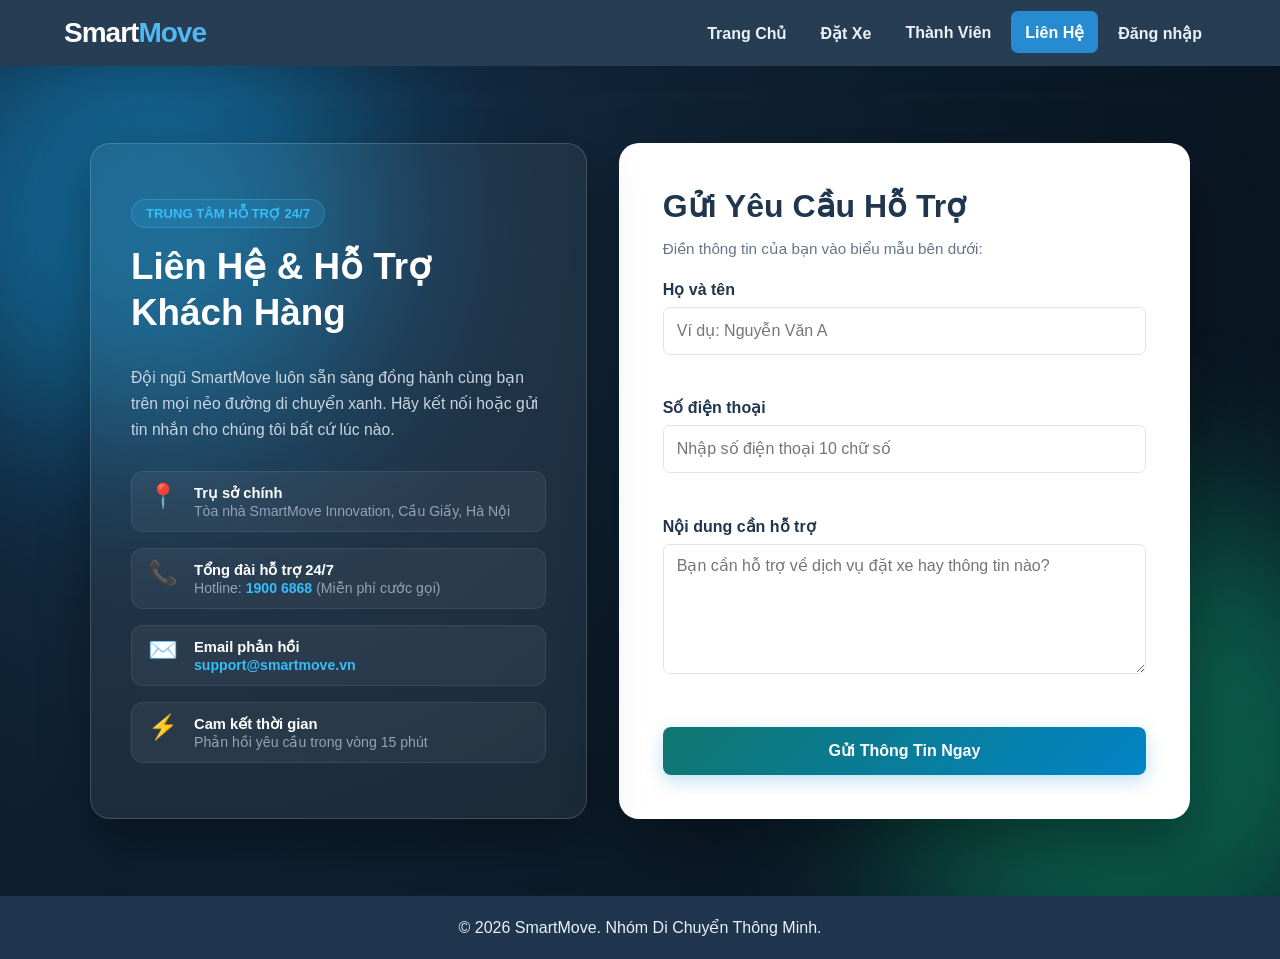
<file: cuoiky2.html>
<!DOCTYPE html>
<html lang="vi">
<head>
    <meta charset="UTF-8">
    <meta name="viewport" content="width=device-width, initial-scale=1">
    <meta name="description" content="Liên hệ SmartMove để được hỗ trợ về dịch vụ di chuyển.">
    <title>Liên Hệ - SmartMove</title>
    <link rel="stylesheet" href="cuoiky.css">
    <script src="cuoiky.js" defer></script>
</head>
<body>
    <header class="site-header">
        <a class="logo" href="index.html">Smart<span>Move</span></a>
        <nav aria-label="Điều hướng chính">
            <ul class="menu">
                <li><a href="index.html">Trang Chủ</a></li>
                <li><a href="cuoiky3.html">Đặt Xe</a></li>
                <li><a href="cuoiky1.html">Thành Viên</a></li>
                <li><a href="cuoiky2.html" class="active" aria-current="page">Liên Hệ</a></li>
                <li><button id="openLoginModal" class="login-nav-button" type="button">Đăng nhập</button></li>
            </ul>
        </nav>
    </header>

    <main class="contact-page-wrap">
        <div class="contact-ambient-glow glow-1" aria-hidden="true"></div>
        <div class="contact-ambient-glow glow-2" aria-hidden="true"></div>

        <section class="contact-wrapper" aria-labelledby="contactHeading">
            <div class="contact-layout">
                <!-- Cột thông tin hỗ trợ khách hàng -->
                <div class="contact-info-card">
                    <span class="contact-badge">Trung Tâm Hỗ Trợ 24/7</span>
                    <h1 id="contactHeading" class="contact-title">Liên Hệ &amp; Hỗ Trợ Khách Hàng</h1>
                    <p class="contact-desc">
                        Đội ngũ SmartMove luôn sẵn sàng đồng hành cùng bạn trên mọi nẻo đường di chuyển xanh. Hãy kết nối hoặc gửi tin nhắn cho chúng tôi bất cứ lúc nào.
                    </p>

                    <div class="contact-methods">
                        <div class="method-item">
                            <div class="method-icon" aria-hidden="true">📍</div>
                            <div class="method-text">
                                <strong>Trụ sở chính</strong>
                                <span>Tòa nhà SmartMove Innovation, Cầu Giấy, Hà Nội</span>
                            </div>
                        </div>

                        <div class="method-item">
                            <div class="method-icon" aria-hidden="true">📞</div>
                            <div class="method-text">
                                <strong>Tổng đài hỗ trợ 24/7</strong>
                                <span>Hotline: <a href="tel:19006868">1900 6868</a> (Miễn phí cước gọi)</span>
                            </div>
                        </div>

                        <div class="method-item">
                            <div class="method-icon" aria-hidden="true">✉️</div>
                            <div class="method-text">
                                <strong>Email phản hồi</strong>
                                <span><a href="mailto:support@smartmove.vn">support@smartmove.vn</a></span>
                            </div>
                        </div>

                        <div class="method-item">
                            <div class="method-icon" aria-hidden="true">⚡</div>
                            <div class="method-text">
                                <strong>Cam kết thời gian</strong>
                                <span>Phản hồi yêu cầu trong vòng 15 phút</span>
                            </div>
                        </div>
                    </div>
                </div>

                <!-- Cột Form liên hệ -->
                <div class="contact-form-card">
                    <h2 class="form-title">Gửi Yêu Cầu Hỗ Trợ</h2>
                    <p class="form-subtitle">Điền thông tin của bạn vào biểu mẫu bên dưới:</p>

                    <form id="contactForm" novalidate>
                        <div class="input-group">
                            <label for="fullname">Họ và tên</label>
                            <input id="fullname" name="fullname" type="text"
                                   autocomplete="name" placeholder="Ví dụ: Nguyễn Văn A" required>
                            <span id="nameError" class="error-msg" aria-live="polite"></span>
                        </div>

                        <div class="input-group">
                            <label for="phone">Số điện thoại</label>
                            <input id="phone" name="phone" type="tel" inputmode="numeric"
                                   autocomplete="tel" placeholder="Nhập số điện thoại 10 chữ số" required>
                            <span id="phoneError" class="error-msg" aria-live="polite"></span>
                        </div>

                        <div class="input-group">
                            <label for="message">Nội dung cần hỗ trợ</label>
                            <textarea id="message" name="message" rows="4"
                                      placeholder="Bạn cần hỗ trợ về dịch vụ đặt xe hay thông tin nào?" required></textarea>
                            <span id="msgError" class="error-msg" aria-live="polite"></span>
                        </div>

                        <button type="submit" class="btn-submit btn-contact-submit">Gửi Thông Tin Ngay</button>
                    </form>
                </div>
            </div>
        </section>

        <div id="loginModal" class="modal" role="dialog" aria-modal="true"
             aria-labelledby="loginTitle" aria-hidden="true">
            <div class="modal-content login-content">
                <button id="closeLoginModal" class="close-btn" type="button" aria-label="Đóng">&times;</button>
                
                <div class="auth-tabs" role="tablist" aria-label="Chuyển đổi đăng nhập và đăng ký">
                    <button id="tabLoginBtn" class="auth-tab active" type="button" role="tab" aria-selected="true" aria-controls="loginPanel">Đăng Nhập</button>
                    <button id="tabRegisterBtn" class="auth-tab" type="button" role="tab" aria-selected="false" aria-controls="registerPanel">Đăng Ký</button>
                </div>

                <!-- Panel Đăng Nhập -->
                <div id="loginPanel" class="auth-panel active" role="tabpanel" aria-labelledby="tabLoginBtn">
                    <p class="eyebrow">Chào mừng trở lại</p>
                    <h2 id="loginTitle">Đăng nhập tài khoản</h2>

                    <form id="loginForm" novalidate>
                        <div class="form-group">
                            <label for="loginEmail">Email</label>
                            <input id="loginEmail" name="email" type="email"
                                   autocomplete="email" placeholder="Nhập email của bạn" required>
                            <span id="loginEmailError" class="auth-error-msg" aria-live="polite"></span>
                        </div>

                        <div class="form-group">
                            <label for="loginPassword">Mật khẩu</label>
                            <input id="loginPassword" name="password" type="password"
                                   autocomplete="current-password" placeholder="Nhập mật khẩu (tối thiểu 6 ký tự)" required minlength="6">
                            <span id="loginPassError" class="auth-error-msg" aria-live="polite"></span>
                        </div>

                        <p id="loginStatus" class="auth-status" aria-live="polite"></p>

                        <button class="btn-submit" type="submit">Đăng nhập</button>
                        <p class="auth-switch">Chưa có tài khoản? <button type="button" class="btn-text-link" id="toRegisterLink">Đăng ký ngay</button></p>
                    </form>
                </div>

                <!-- Panel Đăng Ký (Theo Case 2.2.4) -->
                <div id="registerPanel" class="auth-panel" role="tabpanel" aria-labelledby="tabRegisterBtn" hidden>
                    <p class="eyebrow">Thành viên SmartMove</p>
                    <h2 id="registerTitle">Đăng ký tài khoản</h2>

                    <form id="registerForm" novalidate>
                        <div class="form-group">
                            <label for="regFullname">Họ và tên</label>
                            <input id="regFullname" name="fullname" type="text"
                                   autocomplete="name" placeholder="Ví dụ: Nguyễn Văn A" required>
                            <span id="regNameError" class="auth-error-msg" aria-live="polite"></span>
                        </div>

                        <div class="form-group">
                            <label for="regPhone">Số điện thoại</label>
                            <input id="regPhone" name="phone" type="tel" inputmode="numeric"
                                   autocomplete="tel" placeholder="10 chữ số, bắt đầu bằng số 0" required>
                            <span id="regPhoneError" class="auth-error-msg" aria-live="polite"></span>
                        </div>

                        <div class="form-group">
                            <label for="regEmail">Email</label>
                            <input id="regEmail" name="email" type="email"
                                   autocomplete="email" placeholder="name@example.com" required>
                            <span id="regEmailError" class="auth-error-msg" aria-live="polite"></span>
                        </div>

                        <div class="form-group">
                            <label for="regPassword">Mật khẩu</label>
                            <input id="regPassword" name="password" type="password"
                                   autocomplete="new-password" placeholder="Tối thiểu 6 ký tự" required minlength="6">
                            <span id="regPassError" class="auth-error-msg" aria-live="polite"></span>
                        </div>

                        <div class="form-group">
                            <label for="regConfirmPassword">Xác nhận mật khẩu</label>
                            <input id="regConfirmPassword" name="confirmPassword" type="password"
                                   autocomplete="new-password" placeholder="Nhập lại mật khẩu" required>
                            <span id="regConfirmError" class="auth-error-msg" aria-live="polite"></span>
                        </div>

                        <p id="registerStatus" class="auth-status" aria-live="polite"></p>

                        <button class="btn-submit" type="submit">Đăng ký tài khoản</button>
                        <p class="auth-switch">Đã có tài khoản? <button type="button" class="btn-text-link" id="toLoginLink">Đăng nhập ngay</button></p>
                    </form>
                </div>
            </div>
        </div>
    </main>

    <footer class="site-footer">
        <p>&copy; 2026 SmartMove. Nhóm Di Chuyển Thông Minh.</p>
    </footer>
</body>
</html>
</file>
<file: cuoiky.css>
:root {
    --navy: #20364e;
    --blue: #268bd0;
    --blue-dark: #176da9;
    --text: #293b4e;
    --muted: #66798d;
    --border: #dce5ef;
    --shadow: 0 18px 45px rgba(35, 61, 91, 0.14);
}

* {
    box-sizing: border-box;
}

html {
    scroll-behavior: smooth;
}

body {
    min-height: 100vh;
    margin: 0;
    display: flex;
    flex-direction: column;
    color: var(--text);
    background: #f6f9fd;
    font-family: "Segoe UI", Arial, sans-serif;
}

main {
    flex: 1;
}

button,
input,
select {
    font: inherit;
}

/* Thanh điều hướng */
.site-header {
    position: relative;
    z-index: 5;
    display: flex;
    align-items: center;
    justify-content: space-between;
    gap: 24px;
    padding: 12px clamp(18px, 5vw, 76px);
    background: #263d53;
    box-shadow: 0 5px 20px rgba(18, 36, 54, 0.15);
}

.logo {
    color: #fff;
    font-size: 28px;
    font-weight: 800;
    letter-spacing: -1px;
    text-decoration: none;
}

.logo span {
    color: #52b8f2;
}

.menu {
    display: flex;
    flex-wrap: wrap;
    align-items: center;
    gap: 6px;
    margin: 0;
    padding: 0;
    list-style: none;
}

.menu a,
.login-nav-button {
    display: inline-flex;
    min-height: 42px;
    align-items: center;
    justify-content: center;
    padding: 9px 14px;
    border: 0;
    border-radius: 7px;
    color: #eaf1f7;
    background: transparent;
    font-weight: 650;
    text-decoration: none;
    cursor: pointer;
    transition: color 180ms ease, background 180ms ease, transform 180ms ease;
}

.menu a:hover,
.menu a.active,
.login-nav-button:hover {
    color: #fff;
    background: var(--blue);
    transform: translateY(-1px);
}

/* Hero dùng video nền */
.hero {
    position: relative;
    isolation: isolate;
    display: grid;
    min-height: 510px;
    place-items: center;
    overflow: hidden;
    padding: 70px 24px;
    color: #fff;
    text-align: center;
    background: #102b40;
}

.hero-video {
    position: absolute;
    z-index: -2;
    inset: 0;
    width: 100%;
    height: 100%;
    object-fit: cover;
}

.hero::before {
    position: absolute;
    z-index: -1;
    inset: 0;
    background: linear-gradient(
        120deg,
        rgba(10, 29, 45, 0.78),
        rgba(13, 70, 105, 0.48)
    );
    content: "";
}

.hero::after {
    position: absolute;
    z-index: 0;
    right: -130px;
    bottom: -230px;
    width: 460px;
    height: 460px;
    border: 1px solid rgba(255, 255, 255, 0.2);
    border-radius: 50%;
    content: "";
    animation: floatRing 10s ease-in-out infinite alternate;
}

.hero-content {
    position: relative;
    z-index: 1;
    max-width: 850px;
    animation: appearUp 700ms ease both;
}

.hero-tag {
    display: inline-block;
    padding: 9px 14px;
    border: 1px solid rgba(255, 255, 255, 0.4);
    border-radius: 999px;
    color: #fff;
    background: rgba(255, 255, 255, 0.12);
    font-size: 0.82rem;
    font-weight: 700;
    letter-spacing: 0.07em;
    backdrop-filter: blur(7px);
}

.hero h1 {
    margin: 22px 0 15px;
    font-size: clamp(2.3rem, 6vw, 4.5rem);
    line-height: 1.08;
    letter-spacing: -0.04em;
}

.hero p {
    max-width: 650px;
    margin: 0 auto 28px;
    color: rgba(255, 255, 255, 0.9);
    font-size: 1.1rem;
    line-height: 1.7;
}

/* Nút */
.btn,
.btn-submit,
.modal-booking-link {
    display: inline-flex;
    min-height: 48px;
    align-items: center;
    justify-content: center;
    padding: 12px 23px;
    border: 0;
    border-radius: 8px;
    color: #fff;
    background: var(--blue);
    font-weight: 750;
    text-decoration: none;
    cursor: pointer;
    transition: transform 180ms ease, background 180ms ease, box-shadow 180ms ease;
}

.btn:hover,
.btn-submit:hover,
.modal-booking-link:hover {
    transform: translateY(-2px);
    background: var(--blue-dark);
    box-shadow: 0 9px 22px rgba(39, 150, 220, 0.25);
}

.hero-button {
    border-radius: 999px;
    color: #205778;
    background: #fff;
}

.hero-button:hover {
    color: #17476a;
    background: #e9f6ff;
}

/* Dịch vụ */
.services {
    position: relative;
    isolation: isolate;
    overflow: hidden;
    padding: 72px 22px 82px;
    background: linear-gradient(120deg, #dceaff, #cbdff7, #e9f3ff, #d4e6fa);
    background-size: 300% 300%;
    animation: gradientMove 18s ease-in-out infinite;
}

.services::before,
.services::after {
    position: absolute;
    z-index: -1;
    width: 300px;
    height: 300px;
    border-radius: 50%;
    background: rgba(255, 255, 255, 0.3);
    content: "";
    animation: floatBlob 11s ease-in-out infinite alternate;
}

.services::before {
    top: 20px;
    left: -140px;
}

.services::after {
    right: -130px;
    bottom: 0;
    width: 360px;
    height: 360px;
    animation-delay: -5s;
}

.section-inner {
    max-width: 1240px;
    margin: 0 auto;
    text-align: center;
}

.eyebrow {
    margin: 0 0 10px;
    color: #2183c2;
    font-size: 0.8rem;
    font-weight: 800;
    letter-spacing: 0.13em;
    text-transform: uppercase;
}

.section-title {
    margin: 0;
    color: #253d56;
    font-size: clamp(2rem, 4vw, 2.8rem);
    font-weight: 800;
    letter-spacing: -0.035em;
}

.section-intro {
    margin: 12px 0 34px;
    color: var(--muted);
}

.grid-container {
    display: grid;
    grid-template-columns: repeat(3, minmax(0, 1fr));
    gap: 26px;
    text-align: left;
}

.card {
    display: block;
    width: 100%;
    overflow: hidden;
    padding: 0;
    border: 1px solid rgba(255, 255, 255, 0.85);
    border-radius: 16px;
    background: #fff;
    box-shadow: 0 12px 28px rgba(35, 61, 91, 0.13);
    text-align: left;
    cursor: pointer;
    transition: transform 280ms ease, box-shadow 280ms ease;
}

.card:hover,
.card:focus-visible {
    transform: translateY(-9px);
    box-shadow: 0 22px 42px rgba(35, 61, 91, 0.23);
}

.card:focus-visible {
    outline: 3px solid var(--blue);
    outline-offset: 4px;
}

.card-image-wrap {
    position: relative;
    display: block;
    height: 235px;
    overflow: hidden;
    background: #dce7f2;
}

.card-image-wrap::after {
    position: absolute;
    inset: 48% 0 0;
    background: linear-gradient(transparent, rgba(15, 32, 49, 0.25));
    content: "";
    pointer-events: none;
}

.card-image-wrap img {
    display: block;
    width: 100%;
    height: 100%;
    object-fit: cover;
    transition: transform 600ms cubic-bezier(0.2, 0.75, 0.25, 1);
}

.card:hover .card-image-wrap img,
.card:focus-visible .card-image-wrap img {
    transform: scale(1.075);
}

.card-badge {
    position: absolute;
    z-index: 1;
    top: 14px;
    left: 14px;
    padding: 7px 11px;
    border: 1px solid rgba(255, 255, 255, 0.45);
    border-radius: 999px;
    color: #fff;
    background: rgba(28, 52, 72, 0.66);
    font-size: 0.77rem;
    font-weight: 700;
    backdrop-filter: blur(8px);
}

.card-body {
    display: block;
    padding: 20px 22px 22px;
}

.card-title {
    display: block;
    color: #287fbd;
    font-size: 1.3rem;
    font-weight: 800;
}

.card-description {
    display: block;
    margin-top: 8px;
    color: #65768a;
    line-height: 1.55;
}

.card-more {
    display: flex;
    justify-content: space-between;
    margin-top: 18px;
    color: #287fbd;
    font-size: 0.9rem;
    font-weight: 750;
}

/* Đặt xe */
.booking-section {
    padding: 76px 22px;
    background:
        radial-gradient(circle at 10% 15%, rgba(73, 167, 226, 0.12), transparent 30%),
        linear-gradient(145deg, #f8fbff, #eaf2fb);
}

.booking-panel {
    max-width: 1000px;
    margin: 0 auto;
    padding: clamp(24px, 5vw, 48px);
    border: 1px solid #e2eaf3;
    border-radius: 20px;
    background: rgba(255, 255, 255, 0.96);
    box-shadow: var(--shadow);
}

.booking-panel h2 {
    margin: 0;
    color: var(--navy);
    font-size: clamp(1.8rem, 4vw, 2.4rem);
}

.booking-intro {
    margin: 10px 0 26px;
    color: var(--muted);
}

.booking-form {
    display: grid;
    grid-template-columns: repeat(2, minmax(0, 1fr));
    gap: 18px;
}

.field,
.form-group {
    display: flex;
    flex-direction: column;
    gap: 8px;
}

.field label,
.form-group label {
    color: var(--navy);
    font-weight: 700;
}

.field input,
.field select,
.form-group input {
    width: 100%;
    min-height: 48px;
    padding: 11px 13px;
    border: 1px solid var(--border);
    border-radius: 8px;
    color: var(--text);
    background: #fff;
}

.field input:focus,
.field select:focus,
.form-group input:focus {
    outline: 3px solid rgba(39, 150, 220, 0.17);
    border-color: var(--blue);
}

.btn-primary {
    align-self: end;
    width: 100%;
}

.verify-box {
    display: flex;
    grid-column: 1 / -1;
    align-items: center;
    gap: 10px;
    color: var(--muted);
    cursor: pointer;
}

.verify-box input {
    width: 18px;
    height: 18px;
    accent-color: var(--blue);
}

/* Popup */
.modal {
    position: fixed;
    z-index: 1000;
    inset: 0;
    display: none;
    align-items: center;
    justify-content: center;
    overflow-y: auto;
    padding: 22px;
    background: rgba(13, 29, 45, 0.72);
    backdrop-filter: blur(6px);
}

.modal-content {
    position: relative;
    width: min(620px, 100%);
    max-height: 90vh;
    overflow-y: auto;
    border-radius: 18px;
    background: #fff;
    box-shadow: 0 25px 75px rgba(0, 0, 0, 0.3);
    animation: modalEnter 220ms ease both;
}

.vehicle-viewer {
    position: relative;
    width: 100%;
    height: clamp(240px, 42vh, 340px);
    overflow: hidden;
    background: #e8f0f4;
}

.vehicle-viewer > img {
    display: block;
    width: 100%;
    height: 100%;
    object-fit: contain;
    user-select: none;
    -webkit-user-drag: none;
    cursor: grab;
}

.vehicle-viewer.is-dragging > img {
    cursor: grabbing;
}

.photo-frame-count,
.photo-credit {
    position: absolute;
    z-index: 1;
    padding: 7px 10px;
    border: 1px solid rgba(32, 54, 78, 0.12);
    border-radius: 5px;
    color: var(--navy);
    background: rgba(255, 255, 255, 0.94);
    font-size: 0.8rem;
    text-decoration: none;
}

.photo-frame-count {
    bottom: 14px;
    left: 14px;
}

.photo-credit {
    top: 14px;
    left: 14px;
}

.photo-credit:hover {
    color: var(--blue-dark);
}

.viewer-controls {
    position: absolute;
    right: 14px;
    bottom: 14px;
    display: flex;
    gap: 8px;
}

.viewer-controls button {
    display: grid;
    width: 40px;
    height: 40px;
    place-items: center;
    border: 1px solid rgba(32, 54, 78, 0.16);
    border-radius: 50%;
    color: var(--navy);
    background: rgba(255, 255, 255, 0.94);
    font-size: 1.35rem;
    line-height: 1;
    cursor: pointer;
    box-shadow: 0 3px 12px rgba(18, 36, 54, 0.14);
}

.viewer-controls button:hover {
    color: #fff;
    background: var(--blue);
}

.modal-copy {
    padding: 24px 28px 30px;
}

.modal-copy h2,
.login-content h2 {
    margin: 0 38px 12px 0;
    color: var(--navy);
    font-size: 1.65rem;
}

.short-desc {
    color: #287fbd;
    font-weight: 700;
    line-height: 1.55;
}

.long-desc {
    color: var(--muted);
    line-height: 1.8;
    white-space: pre-line;
}

.modal-booking-link {
    margin-top: 8px;
}

.close-btn {
    position: absolute;
    z-index: 2;
    top: 12px;
    right: 12px;
    display: grid;
    width: 42px;
    height: 42px;
    place-items: center;
    border: 0;
    border-radius: 50%;
    color: #263d53;
    background: rgba(255, 255, 255, 0.96);
    font-size: 1.7rem;
    cursor: pointer;
    box-shadow: 0 3px 12px rgba(0, 0, 0, 0.15);
}

.close-btn:hover {
    background: #e8f4fd;
}

.login-content {
    width: min(480px, 100%);
    max-height: 90vh;
    overflow-y: auto;
    padding: 32px 28px;
    border-radius: 16px;
    box-shadow: 0 20px 45px rgba(15, 23, 42, 0.25);
}

.auth-tabs {
    display: flex;
    gap: 8px;
    background: #f1f5f9;
    padding: 6px;
    border-radius: 12px;
    margin-bottom: 22px;
}

.auth-tab {
    flex: 1;
    padding: 10px 16px;
    border: none;
    background: transparent;
    color: #64748b;
    font-weight: 600;
    font-size: 0.98rem;
    border-radius: 8px;
    cursor: pointer;
    transition: all 0.25s ease;
}

.auth-tab:hover {
    color: #0f172a;
}

.auth-tab.active {
    background: #ffffff;
    color: #0f766e;
    box-shadow: 0 2px 8px rgba(0, 0, 0, 0.08);
}

.auth-panel {
    animation: fadeInTab 0.3s ease;
}

.auth-panel[hidden] {
    display: none !important;
}

@keyframes fadeInTab {
    from {
        opacity: 0;
        transform: translateY(6px);
    }
    to {
        opacity: 1;
        transform: translateY(0);
    }
}

.login-content .form-group {
    margin: 14px 0;
}

.auth-error-msg {
    display: block;
    color: #dc2626;
    font-size: 0.82rem;
    font-weight: 500;
    margin-top: 4px;
    min-height: 1.1em;
}

.auth-status {
    padding: 10px 14px;
    border-radius: 8px;
    font-size: 0.9rem;
    margin: 12px 0;
    display: none;
    font-weight: 500;
}

.auth-status.is-success {
    display: block;
    background: #dcfce7;
    color: #15803d;
    border: 1px solid #86efac;
}

.auth-status.is-error {
    display: block;
    background: #fee2e2;
    color: #b91c1c;
    border: 1px solid #fca5a5;
}

.btn-submit {
    width: 100%;
}

.auth-switch {
    margin: 16px 0 0;
    color: #64748b;
    font-size: 0.92rem;
    text-align: center;
}

.btn-text-link {
    background: none;
    border: none;
    padding: 0;
    color: #2563eb;
    font-weight: 600;
    text-decoration: underline;
    cursor: pointer;
    font-size: inherit;
    transition: color 0.2s ease;
}

.btn-text-link:hover {
    color: #1d4ed8;
}

/* Chân trang */
.site-footer {
    margin-top: auto;
    padding: 22px;
    color: #eaf1f7;
    background: #20364e;
    text-align: center;
}

.site-footer p {
    margin: 0;
}

/* Chuyển động */
@keyframes gradientMove {
    0%, 100% { background-position: 0% 50%; }
    50% { background-position: 100% 50%; }
}

@keyframes floatBlob {
    from { transform: translate(0, 0) scale(1); }
    to { transform: translate(28px, -20px) scale(1.08); }
}

@keyframes floatRing {
    from { transform: translateY(0); }
    to { transform: translateY(25px); }
}

@keyframes appearUp {
    from { opacity: 0; transform: translateY(18px); }
    to { opacity: 1; transform: translateY(0); }
}

@keyframes modalEnter {
    from { opacity: 0; transform: translateY(12px) scale(0.98); }
    to { opacity: 1; transform: translateY(0) scale(1); }
}

/* Máy tính bảng */
@media (max-width: 850px) {
    .grid-container {
        grid-template-columns: repeat(2, minmax(0, 1fr));
    }

    .grid-container .card:last-child {
        grid-column: 1 / -1;
        width: min(100%, 520px);
        justify-self: center;
    }
}

/* Điện thoại */
@media (max-width: 650px) {
    .site-header {
        flex-direction: column;
        gap: 10px;
        padding: 14px 12px;
    }

    .menu {
        justify-content: center;
        gap: 3px;
    }

    .menu a,
    .login-nav-button {
        min-height: 38px;
        padding: 8px 9px;
        font-size: 0.88rem;
    }

    .hero {
        min-height: 440px;
    }

    .grid-container,
    .booking-form {
        grid-template-columns: 1fr;
    }

    .grid-container .card:last-child {
        grid-column: auto;
        width: 100%;
    }

    .card-image-wrap {
        height: 220px;
    }

    .verify-box {
        grid-column: auto;
    }

    .vehicle-viewer {
        height: min(52vh, 280px);
    }

    .modal-copy,
    .login-content {
        padding: 24px 20px;
    }
}

/* Tôn trọng cài đặt giảm chuyển động của người dùng */
@media (prefers-reduced-motion: reduce) {
    *,
    *::before,
    *::after {
        scroll-behavior: auto !important;
        animation-duration: 0.01ms !important;
        animation-iteration-count: 1 !important;
        transition-duration: 0.01ms !important;
    }

    .hero {
        background: #173b56;
    }
}

/* Shared inner pages */
.page-content {
    width: 100%;
    padding: clamp(30px, 6vw, 72px) 20px;
    background: linear-gradient(145deg, #f8fbff, #eaf2fb);
}

.bg-gray {
    background: linear-gradient(145deg, #eef4f9, #e1ebf2);
}

/* ==================== TRANG ĐẶT XE VỚI VIDEO NỀN MỜ ==================== */
.booking-page-wrap {
    position: relative;
    min-height: calc(100vh - 130px);
    display: flex;
    align-items: center;
    justify-content: center;
    overflow: hidden;
    padding: clamp(40px, 6vw, 80px) 20px;
}

.booking-video-bg {
    position: absolute;
    inset: 0;
    width: 100%;
    height: 100%;
    object-fit: cover;
    z-index: 0;
    filter: brightness(0.68) contrast(1.08);
}

.booking-video-overlay {
    position: absolute;
    inset: 0;
    z-index: 1;
    background: linear-gradient(
        135deg,
        rgba(10, 25, 47, 0.82) 0%,
        rgba(15, 118, 110, 0.58) 50%,
        rgba(13, 71, 161, 0.68) 100%
    );
    backdrop-filter: blur(6px);
    -webkit-backdrop-filter: blur(6px);
}

.booking-page-wrap .booking-container {
    position: relative;
    z-index: 2;
    width: min(100%, 880px);
    margin: 0 auto;
    padding: clamp(28px, 5vw, 48px);
    background: rgba(255, 255, 255, 0.94);
    backdrop-filter: blur(16px);
    -webkit-backdrop-filter: blur(16px);
    border: 1px solid rgba(255, 255, 255, 0.85);
    border-radius: 20px;
    box-shadow: 0 25px 60px rgba(0, 0, 0, 0.42), 0 0 40px rgba(15, 118, 110, 0.22);
    animation: appearUp 600ms ease both;
    text-align: center;
}

.booking-badge {
    display: inline-block;
    padding: 6px 14px;
    font-size: 0.82rem;
    font-weight: 700;
    color: #0f766e;
    background: #ccfbf1;
    border-radius: 999px;
    margin-bottom: 12px;
    text-transform: uppercase;
    letter-spacing: 0.5px;
}

.booking-subtitle {
    margin: -14px 0 26px;
    color: #475569;
    font-size: 1.02rem;
    text-align: center;
}

.btn-booking-action {
    background: linear-gradient(135deg, #0f766e, #2563eb);
    color: #ffffff;
    font-weight: 700;
    box-shadow: 0 8px 20px rgba(37, 99, 235, 0.3);
    transition: all 0.3s ease;
}

.btn-booking-action:hover {
    transform: translateY(-2px);
    box-shadow: 0 12px 28px rgba(37, 99, 235, 0.4);
    background: linear-gradient(135deg, #0d9488, #1d4ed8);
}

/* ==================== TRANG LIÊN HỆ CÔNG NGHỆ CAO & SANG TRỌNG ==================== */
.contact-page-wrap {
    position: relative;
    min-height: calc(100vh - 130px);
    display: flex;
    align-items: center;
    justify-content: center;
    padding: clamp(40px, 6vw, 80px) 20px;
    background: radial-gradient(circle at 15% 20%, #17324d 0%, #0d1e2e 50%, #08121c 100%);
    overflow: hidden;
}

.contact-ambient-glow {
    position: absolute;
    border-radius: 50%;
    filter: blur(90px);
    opacity: 0.45;
    pointer-events: none;
    z-index: 0;
}

.glow-1 {
    width: 450px;
    height: 450px;
    background: #0ea5e9;
    top: -80px;
    left: -80px;
    animation: floatGlow 12s ease-in-out infinite alternate;
}

.glow-2 {
    width: 500px;
    height: 500px;
    background: #10b981;
    bottom: -100px;
    right: -100px;
    animation: floatGlow 14s ease-in-out infinite alternate-reverse;
}

@keyframes floatGlow {
    0% { transform: translate(0, 0) scale(1); }
    100% { transform: translate(40px, 40px) scale(1.15); }
}

.contact-wrapper {
    position: relative;
    z-index: 1;
    width: min(100%, 1100px);
    margin: 0 auto;
    animation: appearUp 600ms ease both;
}

.contact-layout {
    display: grid;
    grid-template-columns: 1fr 1.15fr;
    gap: 32px;
    align-items: stretch;
}

.contact-info-card {
    background: rgba(255, 255, 255, 0.06);
    border: 1px solid rgba(255, 255, 255, 0.16);
    border-radius: 20px;
    padding: clamp(28px, 4vw, 40px);
    backdrop-filter: blur(14px);
    -webkit-backdrop-filter: blur(14px);
    color: #f1f5f9;
    display: flex;
    flex-direction: column;
    justify-content: center;
    box-shadow: 0 20px 50px rgba(0, 0, 0, 0.35);
}

.contact-badge {
    display: inline-block;
    align-self: flex-start;
    padding: 6px 14px;
    font-size: 0.82rem;
    font-weight: 700;
    color: #38bdf8;
    background: rgba(56, 189, 248, 0.14);
    border: 1px solid rgba(56, 189, 248, 0.3);
    border-radius: 999px;
    margin-bottom: 16px;
    text-transform: uppercase;
}

.contact-title {
    font-size: clamp(1.8rem, 3.2vw, 2.3rem);
    color: #ffffff;
    margin: 0 0 14px;
    line-height: 1.25;
}

.contact-desc {
    color: #cbd5e1;
    font-size: 0.98rem;
    line-height: 1.65;
    margin-bottom: 28px;
}

.contact-methods {
    display: flex;
    flex-direction: column;
    gap: 16px;
}

.method-item {
    display: flex;
    align-items: flex-start;
    gap: 16px;
    padding: 12px 16px;
    background: rgba(255, 255, 255, 0.05);
    border: 1px solid rgba(255, 255, 255, 0.08);
    border-radius: 12px;
    transition: all 0.25s ease;
}

.method-item:hover {
    background: rgba(255, 255, 255, 0.1);
    transform: translateX(4px);
}

.method-icon {
    font-size: 1.5rem;
    line-height: 1;
}

.method-text {
    display: flex;
    flex-direction: column;
    gap: 2px;
}

.method-text strong {
    color: #ffffff;
    font-size: 0.92rem;
}

.method-text span,
.method-text a {
    color: #94a3b8;
    font-size: 0.88rem;
    text-decoration: none;
}

.method-text a {
    color: #38bdf8;
    font-weight: 600;
}

.method-text a:hover {
    text-decoration: underline;
}

.contact-form-card {
    background: #ffffff;
    border-radius: 20px;
    padding: clamp(28px, 4vw, 44px);
    box-shadow: 0 25px 60px rgba(0, 0, 0, 0.4);
}

.contact-form-card .form-title {
    font-size: clamp(1.6rem, 2.8vw, 2rem);
    color: var(--navy);
    margin: 0 0 6px;
}

.contact-form-card .form-subtitle {
    color: #64748b;
    font-size: 0.95rem;
    margin-bottom: 22px;
}

.btn-contact-submit {
    margin-top: 10px;
    background: linear-gradient(135deg, #0f766e, #0284c7);
    color: #ffffff;
    font-weight: 700;
    box-shadow: 0 6px 18px rgba(2, 132, 199, 0.25);
    transition: all 0.3s ease;
}

.btn-contact-submit:hover {
    background: linear-gradient(135deg, #0d9488, #0369a1);
    transform: translateY(-2px);
    box-shadow: 0 10px 24px rgba(2, 132, 199, 0.35);
}

@media (max-width: 860px) {
    .contact-layout {
        grid-template-columns: 1fr;
    }
}

.booking-container,
.form-wrapper,
.team-section {
    width: min(100%, 900px);
    margin: 0 auto;
    padding: clamp(24px, 5vw, 44px);
    border: 1px solid #e2eaf3;
    border-radius: 12px;
    background: #fff;
    box-shadow: var(--shadow);
}

.booking-container > h1,
.form-wrapper > h1,
.team-section > h1 {
    margin: 0 0 28px;
    color: var(--navy);
    font-size: clamp(1.8rem, 4vw, 2.5rem);
    text-align: center;
}

.route-form {
    display: grid;
    grid-template-columns: repeat(2, minmax(0, 1fr));
    gap: 18px;
}

.route-form .btn-submit {
    align-self: end;
}

.route-status {
    grid-column: 1 / -1;
    min-height: 1.4em;
    margin: 0;
    color: var(--muted);
    font-size: 0.92rem;
}

.route-status[data-state="success"] {
    color: #167044;
}

.route-status[data-state="error"] {
    color: #b42318;
}

.form-group input,
.form-group select,
.input-group input,
.input-group textarea {
    width: 100%;
    min-height: 48px;
    padding: 11px 13px;
    border: 1px solid var(--border);
    border-radius: 7px;
    color: var(--text);
    background: #fff;
}

.field-value {
    display: flex;
    min-height: 48px;
    align-items: center;
    padding: 11px 13px;
    border: 1px solid var(--border);
    border-radius: 7px;
    color: var(--text);
    background: #f6f9fd;
}

.form-group input:focus,
.form-group select:focus,
.input-group input:focus,
.input-group textarea:focus {
    outline: 3px solid rgba(39, 150, 220, 0.17);
    border-color: var(--blue);
}

.input-group textarea {
    min-height: 130px;
    resize: vertical;
    font: inherit;
}

.input-group {
    display: flex;
    flex-direction: column;
    gap: 8px;
    margin-bottom: 18px;
}

.input-group label {
    color: var(--navy);
    font-weight: 700;
}

.error-msg {
    min-height: 1.2em;
    color: #b42318;
    font-size: 0.9rem;
}

.booking-result {
    display: none;
    margin-top: 24px;
    padding: 18px;
    border-left: 4px solid var(--blue);
    border-radius: 4px;
    color: var(--navy);
    background: #edf7fd;
    line-height: 1.7;
    white-space: pre-line;
}

.price-note {
    margin: 18px 0 0;
    color: var(--muted);
    font-size: 0.92rem;
}

.team-section {
    width: min(100%, 1050px);
}

/* ==================== TRANG THÀNH VIÊN HIỆN ĐẠI & SANG TRỌNG ==================== */
.team-page-wrap {
    position: relative;
    min-height: calc(100vh - 130px);
    display: flex;
    align-items: center;
    justify-content: center;
    padding: clamp(40px, 6vw, 80px) 20px;
    background: radial-gradient(circle at 50% 15%, #18334e 0%, #0e2030 50%, #07111b 100%);
    overflow: hidden;
}

.team-ambient-glow {
    position: absolute;
    border-radius: 50%;
    filter: blur(100px);
    opacity: 0.42;
    pointer-events: none;
    z-index: 0;
}

.glow-team-1 {
    width: 480px;
    height: 480px;
    background: #0284c7;
    top: -90px;
    left: 10%;
    animation: floatGlow 14s ease-in-out infinite alternate;
}

.glow-team-2 {
    width: 520px;
    height: 520px;
    background: #0f766e;
    bottom: -120px;
    right: 10%;
    animation: floatGlow 16s ease-in-out infinite alternate-reverse;
}

.team-wrapper {
    position: relative;
    z-index: 1;
    width: min(100%, 960px);
    margin: 0 auto;
    padding: clamp(32px, 5vw, 54px);
    background: rgba(255, 255, 255, 0.95);
    backdrop-filter: blur(18px);
    -webkit-backdrop-filter: blur(18px);
    border: 1px solid rgba(255, 255, 255, 0.85);
    border-radius: 24px;
    box-shadow: 0 25px 65px rgba(0, 0, 0, 0.45), 0 0 35px rgba(15, 118, 110, 0.2);
    animation: appearUp 600ms ease both;
}

.team-header-box {
    text-align: center;
    margin-bottom: 34px;
}

.team-badge {
    display: inline-block;
    padding: 6px 16px;
    font-size: 0.82rem;
    font-weight: 700;
    color: #0f766e;
    background: #ccfbf1;
    border: 1px solid rgba(15, 118, 110, 0.25);
    border-radius: 999px;
    margin-bottom: 12px;
    text-transform: uppercase;
    letter-spacing: 0.5px;
}

.team-main-title {
    margin: 0 0 8px;
    color: var(--navy);
    font-size: clamp(2rem, 3.8vw, 2.6rem);
    font-weight: 800;
    letter-spacing: -0.5px;
}

.team-subtitle {
    margin: 0;
    color: #64748b;
    font-size: 1.02rem;
}

.team-grid {
    display: grid;
    grid-template-columns: repeat(2, minmax(0, 1fr));
    gap: 28px;
}

.team-card {
    padding: 32px 24px;
    border: 1px solid #e2e8f0;
    border-radius: 20px;
    background: linear-gradient(180deg, #ffffff 0%, #f8fafc 100%);
    text-align: center;
    box-shadow: 0 10px 25px rgba(15, 23, 42, 0.05);
    transition: all 0.35s cubic-bezier(0.4, 0, 0.2, 1);
    display: flex;
    flex-direction: column;
    align-items: center;
}

.team-card:hover {
    transform: translateY(-6px);
    box-shadow: 0 20px 45px rgba(15, 23, 42, 0.14);
    border-color: #38bdf8;
}

.avatar-wrap {
    position: relative;
    display: inline-block;
    margin-bottom: 14px;
}

.team-card img {
    width: 136px;
    height: 136px;
    border-radius: 50%;
    object-fit: cover;
    background: #e4edf4;
    border: 4px solid #ffffff;
    box-shadow: 0 8px 24px rgba(0, 0, 0, 0.15);
    display: block;
}

.role-badge {
    position: absolute;
    bottom: -6px;
    left: 50%;
    transform: translateX(-50%);
    padding: 4px 12px;
    font-size: 0.75rem;
    font-weight: 700;
    color: #ffffff;
    background: linear-gradient(135deg, #0f766e, #0284c7);
    border-radius: 999px;
    box-shadow: 0 3px 8px rgba(2, 132, 199, 0.35);
    white-space: nowrap;
}

.role-badge.role-member {
    background: linear-gradient(135deg, #3b82f6, #6366f1);
}

.team-card h2 {
    margin: 12px 0 4px;
    color: var(--navy);
    font-size: 1.45rem;
    font-weight: 700;
}

.student-id {
    color: #0284c7 !important;
    font-size: 0.95rem;
    font-weight: 600;
    margin: 0 0 16px !important;
}

.info-block {
    width: 100%;
    padding: 10px 14px;
    background: #f1f5f9;
    border-radius: 10px;
    margin: 6px 0;
    text-align: left;
    font-size: 0.9rem;
    border: 1px solid #e2e8f0;
}

.info-block.task-block {
    background: #f0fdf4;
    border-color: #bbf7d0;
}

.info-block.task-block strong {
    color: #15803d;
}

.info-block strong {
    display: block;
    font-size: 0.82rem;
    text-transform: uppercase;
    color: #475569;
    margin-bottom: 2px;
    letter-spacing: 0.3px;
}

.info-block p {
    margin: 0 !important;
    color: #1e293b !important;
    line-height: 1.45;
}

@media (max-width: 720px) {
    .team-grid {
        grid-template-columns: 1fr;
    }
}

.site-header,
.site-footer {
    flex-shrink: 0;
}

.site-footer {
    margin-top: auto;
}

[hidden] {
    display: none !important;
}

@media (max-width: 650px) {
    .route-form,
    .team-grid {
        grid-template-columns: 1fr;
    }
}
</file>
